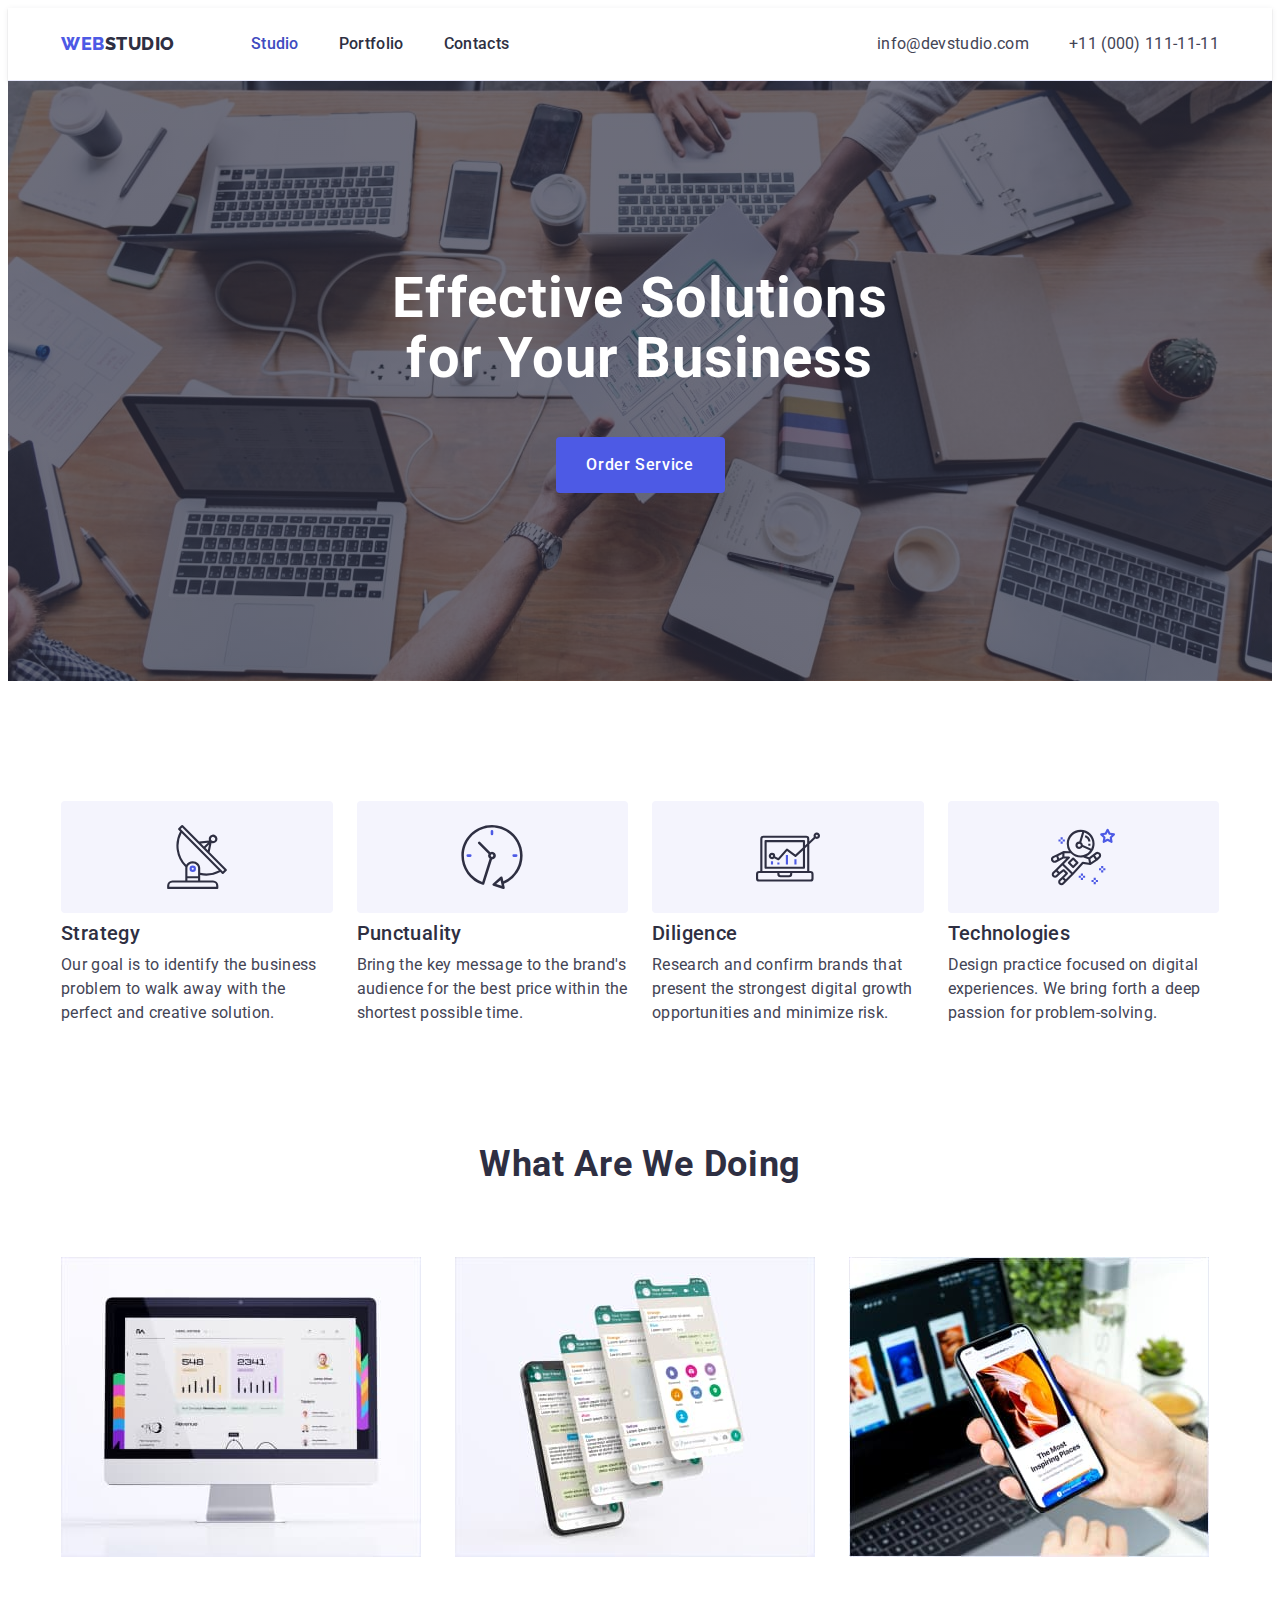
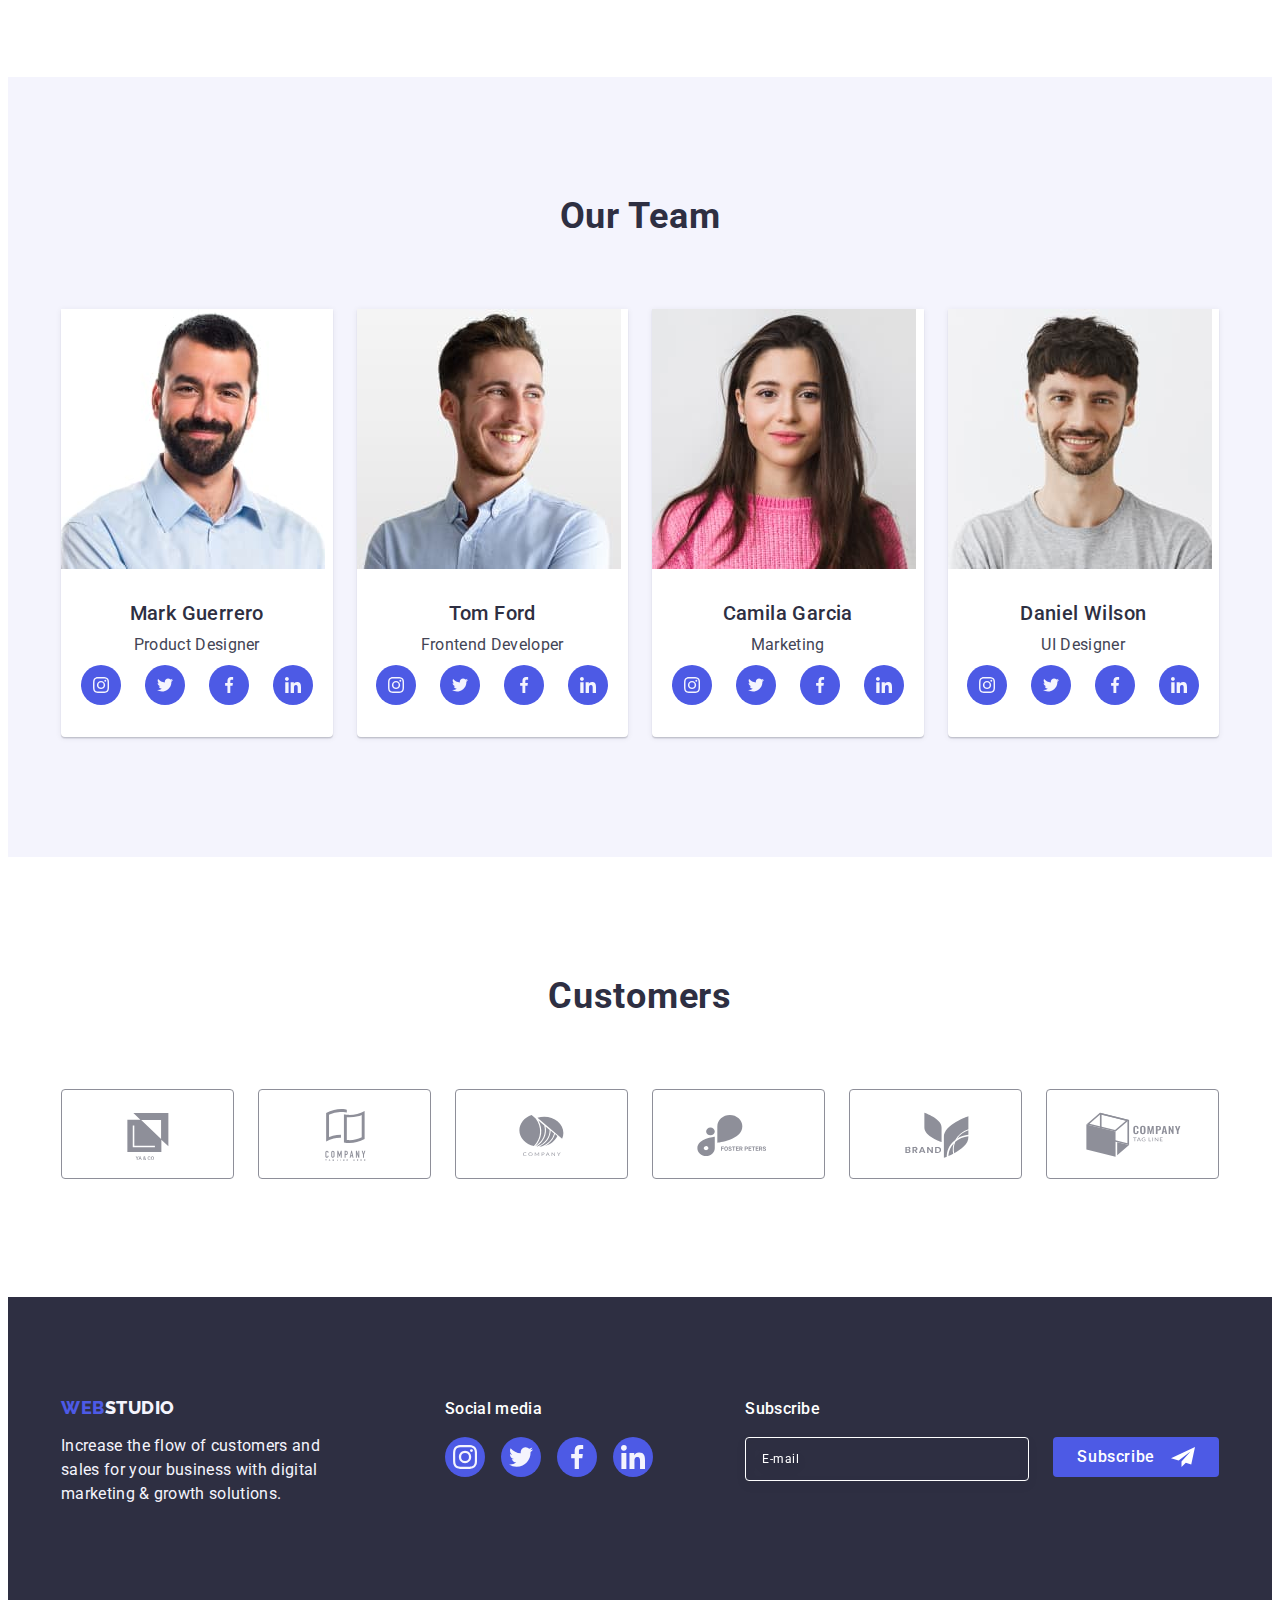
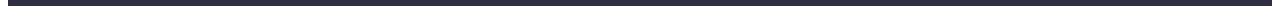
<file: index.html>
<!DOCTYPE html>
<html lang="en">
  <head>
    <meta charset="utf-8" />
    <meta
      name="description"
      content="Website Improvement, Website Maintenance, Technical support for the site, Update CMS, Visualdentification, Custom articles, Domain Registration, Hosting"
    />
    <link rel="preconnect" href="https://fonts.googleapis.com" />
    <link rel="preconnect" href="https://fonts.gstatic.com" crossorigin />
    <link
      href="https://fonts.googleapis.com/css2?family=Raleway:wght@800&family=Roboto:wght@400;500;700;900&display=swap"
      rel="stylesheet"
    />
    <link
      rel="stylesheet"
      href="https://cdnjs.cloudflare.com/ajax/libs/modern-normalize/2.0.0/modern-normalize.min.css"
      integrity="sha512-4xo8blKMVCiXpTaLzQSLSw3KFOVPWhm/TRtuPVc4WG6kUgjH6J03IBuG7JZPkcWMxJ5huwaBpOpnwYElP/m6wg=="
      crossorigin="anonymous"
      referrerpolicy="no-referrer"
    />
    <link rel="stylesheet" href="./css/styles.css" />
    <title>Web Studio</title>
  </head>
  <body class="body">
    <header class="menu">
      <div class="container menu-container">
        <nav class="nav">
          <a class="link logo" href="./index.html"
            >Web<span class="last-part-logo">Studio</span>
          </a>
          <ul class="list nav-list">
            <li>
              <a class="link nav-item current" href="./index.html">Studio</a>
            </li>
            <li>
              <a class="link nav-item" href="./portfolio.html">Portfolio</a>
            </li>
            <li><a class="link nav-item" href="">Contacts</a></li>
          </ul>
        </nav>
        <address class="contacts">
          <ul class="list contact-list">
            <li>
              <a class="link contact-item" href="mailto:info@devstudio.com"
                >info@devstudio.com</a
              >
            </li>
            <li>
              <a class="link contact-item" href="tel:+110001111111"
                >+11 (000) 111-11-11</a
              >
            </li>
          </ul>
        </address>
      </div>
    </header>

    <main>
      <section class="section introduction">
        <div class="container">
          <h1 class="main-title">Effective Solutions for Your Business</h1>
          <button data-modal-open type="button" class="main-btn">
            Order Service
          </button>
        </div>
      </section>

      <section class="section advantages">
        <div class="container">
          <h2 class="visually-hidden">Advantages and values</h2>
          <ul class="list advantages-list">
            <li class="advantage-item">
              <div class="icon-container-adv">
                <svg class="icon icon-adv" width="64" height="64">
                  <use href="./images/icons.svg#icon-adv-strat-antenna"></use>
                </svg>
              </div>
              <h3 class="advantage-title subtitle">Strategy</h3>
              <p class="advantage-text">
                Our goal is to identify the business problem to walk away with
                the perfect and creative solution.
              </p>
            </li>
            <li class="advantage-item">
              <div class="icon-container-adv">
                <svg class="icon icon-adv" width="64" height="64">
                  <use href="./images/icons.svg#icon-adv-punct-clock"></use>
                </svg>
              </div>
              <h3 class="advantage-title subtitle">Punctuality</h3>
              <p class="advantage-text">
                Bring the key message to the brand's audience for the best price
                within the shortest possible time.
              </p>
            </li>
            <li class="advantage-item">
              <div class="icon-container-adv">
                <svg class="icon icon-adv" width="64" height="64">
                  <use href="./images/icons.svg#icon-adv-dillig-diagram"></use>
                </svg>
              </div>
              <h3 class="advantage-title subtitle">Diligence</h3>
              <p class="advantage-text">
                Research and confirm brands that present the strongest digital
                growth opportunities and minimize risk.
              </p>
            </li>
            <li class="advantage-item">
              <div class="icon-container-adv">
                <svg class="icon icon-adv" width="64" height="64">
                  <use href="./images/icons.svg#icon-adv-tech-astronaut"></use>
                </svg>
              </div>
              <h3 class="advantage-title subtitle">Technologies</h3>
              <p class="advantage-text">
                Design practice focused on digital experiences. We bring forth a
                deep passion for problem-solving.
              </p>
            </li>
          </ul>
        </div>
      </section>

      <section class="section doing">
        <div class="container">
          <h2 class="doing-title title">What are we doing</h2>
          <ul class="list doing-list">
            <li class="item doing-item">
              <img
                src="./images/we-doing-img1.jpg"
                alt="Web Design"
                width="360"
                height="300"
              />
            </li>
            <li class="item doing-item">
              <img
                src="./images/we-doing-img2.jpg"
                alt="Messagers"
                width="360"
                height="300"
              />
            </li>
            <li class="item doing-item">
              <img
                src="./images/we-doing-img3.jpg"
                alt="Applications"
                width="360"
                height="300"
              />
            </li>
          </ul>
        </div>
      </section>

      <section class="section team">
        <div class="container">
          <h2 class="team-title title">Our Team</h2>
          <ul class="list team-list">
            <li class="team-item">
              <img
                src="./images/team-card-person1.jpg"
                alt="Mark Guerrero"
                width="264"
                height="260"
              />
              <div class="team-descript">
                <h3 class="team-item-name subtitle">Mark Guerrero</h3>
                <p class="team-item-text">Product Designer</p>
                <ul class="list social-links">
                  <li class="social-link-item">
                    <a
                      href="https://www.instagram.com/"
                      target="_blank"
                      class="link social-link-name"
                    >
                      <svg class="icon icon-social" width="16" height="16">
                        <use href="./images/icons.svg#icon-instagram"></use>
                      </svg>
                    </a>
                  </li>
                  <li class="social-link-item">
                    <a
                      href="https://twitter.com/"
                      target="_blank"
                      class="link social-link-name"
                    >
                      <svg class="icon icon-social" width="16" height="16">
                        <use href="./images/icons.svg#icon-twitter"></use>
                      </svg>
                    </a>
                  </li>
                  <li class="social-link-item">
                    <a
                      href="https://www.facebook.com/"
                      target="_blank"
                      class="link social-link-name"
                    >
                      <svg class="icon icon-social" width="16" height="16">
                        <use href="./images/icons.svg#icon-facebook"></use>
                      </svg>
                    </a>
                  </li>
                  <li class="social-link-item">
                    <a
                      href="https://www.linkedin.com/"
                      target="_blank"
                      class="link social-link-name"
                    >
                      <svg class="icon icon-social" width="16" height="16">
                        <use href="./images/icons.svg#icon-linkedin"></use>
                      </svg>
                    </a>
                  </li>
                </ul>
              </div>
            </li>
            <li class="team-item">
              <img
                src="./images/team-card-person2.jpg"
                alt="Tom Ford"
                width="264"
                height="260"
              />
              <div class="team-descript">
                <h3 class="team-item-name subtitle">Tom Ford</h3>
                <p class="team-item-text">Frontend Developer</p>
                <ul class="list social-links">
                  <li class="social-link-item">
                    <a
                      href="https://www.instagram.com/"
                      target="_blank"
                      class="link social-link-name"
                    >
                      <svg class="icon icon-social" width="16" height="16">
                        <use href="./images/icons.svg#icon-instagram"></use>
                      </svg>
                    </a>
                  </li>
                  <li class="social-link-item">
                    <a
                      href="https://twitter.com/"
                      target="_blank"
                      class="link social-link-name"
                    >
                      <svg class="icon icon-social" width="16" height="16">
                        <use href="./images/icons.svg#icon-twitter"></use>
                      </svg>
                    </a>
                  </li>
                  <li class="social-link-item">
                    <a
                      href="https://www.facebook.com/"
                      target="_blank"
                      class="link social-link-name"
                    >
                      <svg class="icon icon-social" width="16" height="16">
                        <use href="./images/icons.svg#icon-facebook"></use>
                      </svg>
                    </a>
                  </li>
                  <li class="social-link-item">
                    <a
                      href="https://www.linkedin.com/"
                      target="_blank"
                      class="link social-link-name"
                    >
                      <svg class="icon icon-social" width="16" height="16">
                        <use href="./images/icons.svg#icon-linkedin"></use>
                      </svg>
                    </a>
                  </li>
                </ul>
              </div>
            </li>
            <li class="team-item">
              <img
                src="./images/team-card-person3.jpg"
                alt="Camila Garcia"
                width="264"
                height="260"
              />
              <div class="team-descript">
                <h3 class="team-item-name subtitle">Camila Garcia</h3>
                <p class="team-item-text">Marketing</p>
                <ul class="list social-links">
                  <li class="social-link-item">
                    <a
                      href="https://www.instagram.com/"
                      target="_blank"
                      class="link social-link-name"
                    >
                      <svg class="icon icon-social" width="16" height="16">
                        <use href="./images/icons.svg#icon-instagram"></use>
                      </svg>
                    </a>
                  </li>
                  <li class="social-link-item">
                    <a
                      href="https://twitter.com/"
                      target="_blank"
                      class="link social-link-name"
                    >
                      <svg class="icon icon-social" width="16" height="16">
                        <use href="./images/icons.svg#icon-twitter"></use>
                      </svg>
                    </a>
                  </li>
                  <li class="social-link-item">
                    <a
                      href="https://www.facebook.com/"
                      target="_blank"
                      class="link social-link-name"
                    >
                      <svg class="icon icon-social" width="16" height="16">
                        <use
                          xlink:href="./images/icons.svg#icon-facebook"
                        ></use>
                      </svg>
                    </a>
                  </li>
                  <li class="social-link-item">
                    <a
                      href="https://www.linkedin.com/"
                      target="_blank"
                      class="link social-link-name"
                    >
                      <svg class="icon icon-social" width="16" height="16">
                        <use href="./images/icons.svg#icon-linkedin"></use>
                      </svg>
                    </a>
                  </li>
                </ul>
              </div>
            </li>
            <li class="team-item">
              <img
                src="./images/team-card-person4.jpg"
                alt="Daniel Wilson"
                width="264"
                height="260"
              />
              <div class="team-descript">
                <h3 class="team-item-name subtitle">Daniel Wilson</h3>
                <p class="team-item-text">UI Designer</p>
                <ul class="list social-links">
                  <li class="social-link-item">
                    <a
                      href="https://www.instagram.com/"
                      target="_blank"
                      class="link social-link-name"
                    >
                      <svg class="icon icon-social" width="16" height="16">
                        <use href="./images/icons.svg#icon-instagram"></use>
                      </svg>
                    </a>
                  </li>
                  <li class="social-link-item">
                    <a
                      href="https://twitter.com/"
                      target="_blank"
                      class="link social-link-name"
                    >
                      <svg class="icon icon-social" width="16" height="16">
                        <use href="./images/icons.svg#icon-twitter"></use>
                      </svg>
                    </a>
                  </li>
                  <li class="social-link-item">
                    <a
                      href="https://www.facebook.com/"
                      target="_blank"
                      class="link social-link-name"
                    >
                      <svg class="icon icon-social" width="16" height="16">
                        <use href="./images/icons.svg#icon-facebook"></use>
                      </svg>
                    </a>
                  </li>
                  <li class="social-link-item">
                    <a
                      href="https://www.linkedin.com/"
                      target="_blank"
                      class="link social-link-name"
                    >
                      <svg class="icon icon-social" width="16" height="16">
                        <use href="./images/icons.svg#icon-linkedin"></use>
                      </svg>
                    </a>
                  </li>
                </ul>
              </div>
            </li>
          </ul>
        </div>
      </section>
      <section class="section customers">
        <div class="container">
          <h2 class="title customers-title">Customers</h2>
          <ul class="list customers-list">
            <li class="item customer-item">
              <a href="#" class="link customer-item-link" target="_blank">
                <svg class="icon icon-customer" width="104" height="56">
                  <use
                    href="./images/icons.svg#icon-customer-logo-ya-and-co"
                  ></use>
                </svg>
              </a>
            </li>
            <li class="item customer-item">
              <a href="#" class="link customer-item-link" target="_blank">
                <svg class="icon icon-customer" width="104" height="56">
                  <use
                    href="./images/icons.svg#icon-customer-logo-tagline-here"
                  ></use>
                </svg>
              </a>
            </li>
            <li class="item customer-item">
              <a href="#" class="link customer-item-link" target="_blank">
                <svg class="icon icon-customer" width="104" height="56">
                  <use
                    href="./images/icons.svg#icon-customer-logo-company"
                  ></use>
                </svg>
              </a>
            </li>
            <li class="item customer-item">
              <a href="#" class="link customer-item-link" target="_blank">
                <svg class="icon icon-customer" width="104" height="56">
                  <use
                    href="./images/icons.svg#icon-customer-logo-foster-peters"
                  ></use>
                </svg>
              </a>
            </li>
            <li class="item customer-item">
              <a href="#" class="link customer-item-link" target="_blank">
                <svg class="icon icon-customer" width="104" height="56">
                  <use href="./images/icons.svg#icon-customer-logo-brand"></use>
                </svg>
              </a>
            </li>
            <li class="item customer-item">
              <a href="#" class="link customer-item-link" target="_blank">
                <svg class="icon icon-customer" width="104" height="56">
                  <use
                    href="./images/icons.svg#icon-customer-logo-tag-line"
                  ></use>
                </svg>
              </a>
            </li>
          </ul>
        </div>
      </section>
    </main>

    <footer class="footer-sect">
      <div class="container">
        <div class="footer-logo-container">
          <a class="link logo" href="./index.html"
            >Web<span class="last-part-logo">Studio</span>
          </a>
          <p class="footer-text">
            Increase the flow of customers and sales for your business with
            digital marketing &amp; growth solutions.
          </p>
        </div>
        <div class="footer-social-container">
          <p class="footer-social-title">Social media</p>
          <ul class="list footer-social-links">
            <li class="footer-social-link-item">
              <a
                href="https://www.instagram.com/"
                target="_blank"
                class="link footer-social-link-name"
              >
                <svg class="icon icon-social" width="24" height="24">
                  <use href="./images/icons.svg#icon-instagram"></use>
                </svg>
              </a>
            </li>
            <li class="footer-social-link-item">
              <a
                href="https://twitter.com/"
                target="_blank"
                class="link footer-social-link-name"
              >
                <svg class="icon icon-social" width="24" height="24">
                  <use href="./images/icons.svg#icon-twitter"></use>
                </svg>
              </a>
            </li>
            <li class="footer-social-link-item">
              <a
                href="https://www.facebook.com/"
                target="_blank"
                class="link footer-social-link-name"
              >
                <svg class="icon icon-social" width="24" height="24">
                  <use href="./images/icons.svg#icon-facebook"></use>
                </svg>
              </a>
            </li>
            <li class="footer-social-link-item">
              <a
                href="https://www.linkedin.com/"
                target="_blank"
                class="link footer-social-link-name"
              >
                <svg class="icon icon-social" width="24" height="24">
                  <use href="./images/icons.svg#icon-linkedin"></use>
                </svg>
              </a>
            </li>
          </ul>
        </div>
        <div class="subscribe-container">
          <p class="subscribe-form-title">Subscribe</p>
          <form
            class="subscribe-form-footer"
            name="subscribe-form"
            autocomplete="off"
          >
            <label class="subscribe-form-label">
              <input
                class="subscribe-input"
                type="email"
                name="email-address"
                placeholder="E-mail"
              />
            </label>
            <button class="subscribe-footer-btn" type="submit">
              Subscribe
              <svg class="icon-telegram" width="24" height="24">
                <use href="./images/icons.svg#icon-subscribe-plane"></use>
              </svg>
            </button>
          </form>
        </div>
      </div>
    </footer>

    <div class="backdrop is-hidden" data-modal>
      <div class="modal">
        <button data-modal-close type="button" class="close-btn">
          <svg class="icon-close-btn" width="8" height="8">
            <use href="./images/icons.svg#icon-close-btn"></use>
          </svg>
        </button>
        <p class="modal-form-title">
          Leave your contacts and we will call you back
        </p>
        <form class="modal-form">
          <div class="input-container">
            <label class="modal-form-label" for="user-name">Name</label>
            <div class="input-field-container">
              <input
                class="input-field"
                type="text"
                name="user-name"
                id="user-name"
                required
              />
              <svg class="modal-input-icon" width="18" height="24">
                <use href="./images/icons.svg#icon-modal-person"></use>
              </svg>
            </div>
          </div>
          <div class="input-container">
            <label class="modal-form-label" for="phone-number">Phone</label>
            <div class="input-field-container">
              <input
                class="input-field"
                type="tel"
                name="contact-phone"
                id="phone-number"
                required
              />
              <svg class="modal-input-icon" width="18" height="24">
                <use href="./images/icons.svg#icon-modal-phone"></use>
              </svg>
            </div>
          </div>
          <div class="input-container">
            <label class="modal-form-label" for="email">Email</label>
            <div class="input-field-container">
              <input
                class="input-field"
                type="email"
                name="contact-email"
                id="email"
                required
              />
              <svg class="modal-input-icon" width="18" height="24">
                <use href="./images/icons.svg#icon-modal-email"></use>
              </svg>
            </div>
          </div>
          <div class="comment-container">
            <label class="modal-form-label" for="user-comment">Comment</label>
            <textarea
              class="modal-text-comment"
              name="user-comment"
              id="user-comment"
              placeholder="Text input"
            ></textarea>
          </div>
          <div class="policy-container">
            <input
              type="checkbox"
              name="user-privacy"
              class="policy-checkbox visually-hidden"
              id="user-privacy"
              value="true"
              required
            />
            <label class="policy-label" for="user-privacy">
              <span class="check-cell">
                <svg class="check-icon" width="10" height="8">
                  <use href="./images/icons.svg#icon-check"></use>
                </svg> </span
              >I accept the terms and conditions of the
              <a class="policy-link" href="#" target="_blank">Privacy Policy</a>
            </label>
          </div>

          <button class="modal-submit-btn" type="submit">Send</button>
        </form>
      </div>
    </div>
    <script src="./js/modal.js"></script>
  </body>
</html>
</file>
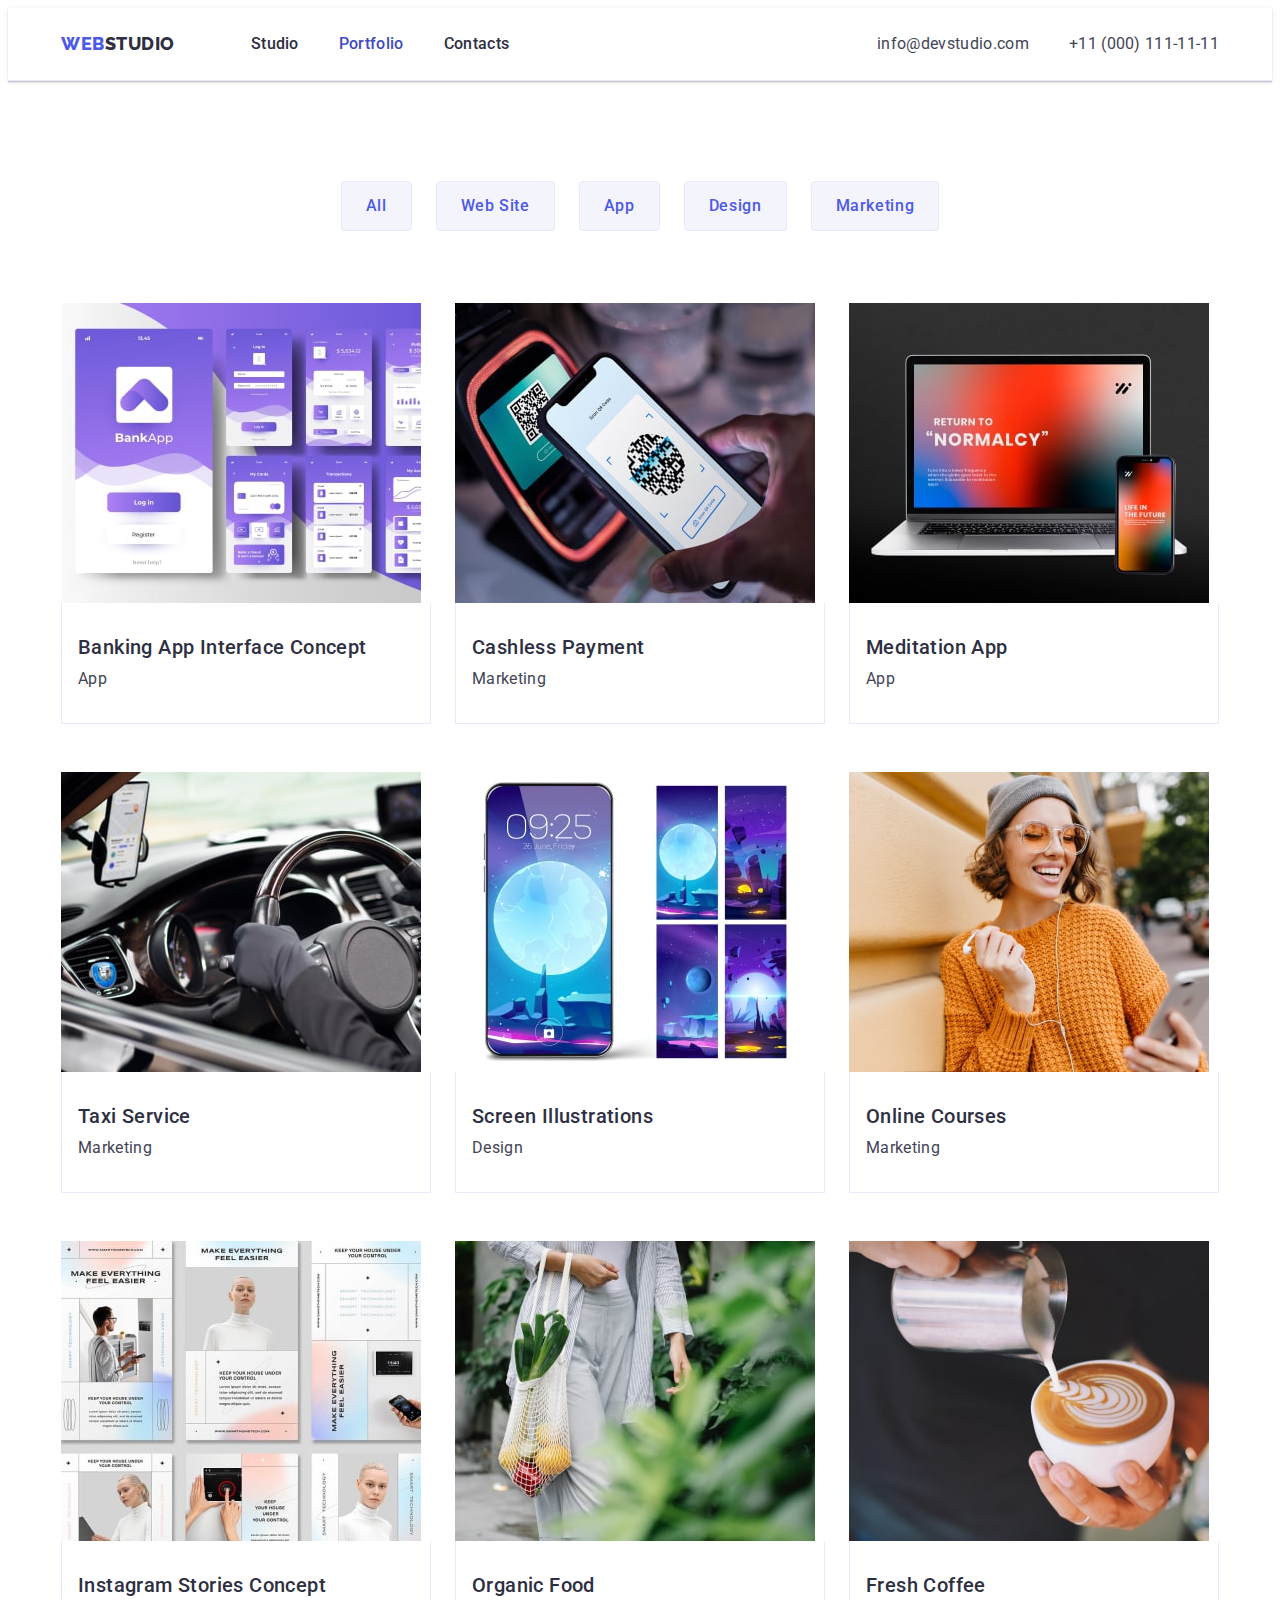
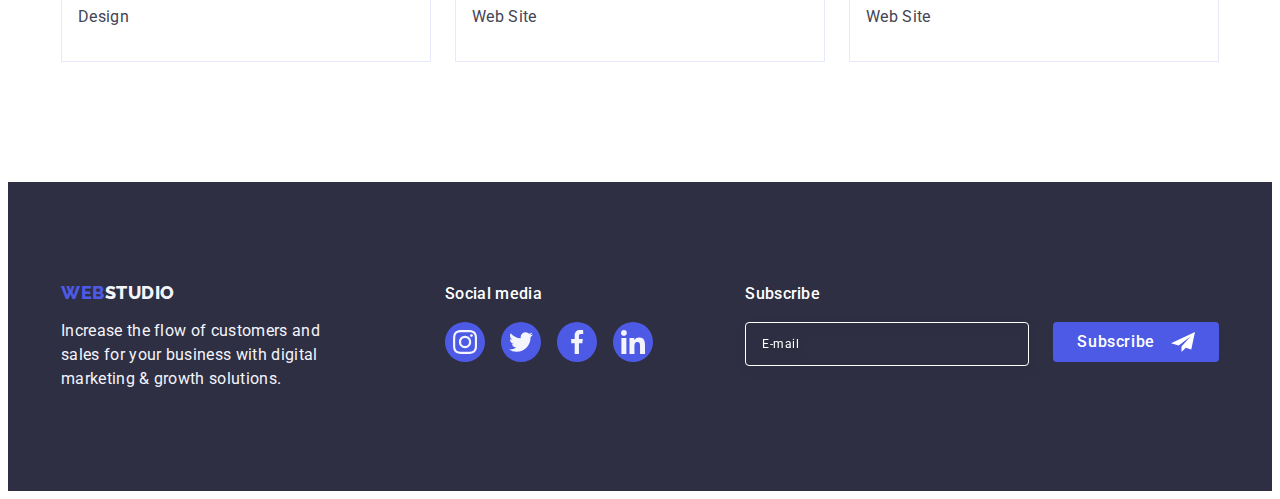
<file: portfolio.html>
<!DOCTYPE html>
<html lang="en">
  <head>
    <meta charset="utf-8" />
    <link rel="preconnect" href="https://fonts.googleapis.com" />
    <link rel="preconnect" href="https://fonts.gstatic.com" crossorigin />
    <link
      href="https://fonts.googleapis.com/css2?family=Raleway:wght@800&family=Roboto:wght@400;500;700;900&display=swap"
      rel="stylesheet"
    />
    <link
      rel="stylesheet"
      href="https://cdnjs.cloudflare.com/ajax/libs/modern-normalize/2.0.0/modern-normalize.min.css"
      integrity="sha512-4xo8blKMVCiXpTaLzQSLSw3KFOVPWhm/TRtuPVc4WG6kUgjH6J03IBuG7JZPkcWMxJ5huwaBpOpnwYElP/m6wg=="
      crossorigin="anonymous"
      referrerpolicy="no-referrer"
    />
    <link rel="stylesheet" href="./css/styles.css" />
    <title>Portfolio</title>
  </head>
  <body class="body">
    <header class="menu">
      <div class="container menu-container">
        <nav class="nav">
          <a class="link logo" href="./index.html"
            >Web<span class="last-part-logo">Studio</span>
          </a>
          <ul class="list nav-list">
            <li>
              <a class="link nav-item" href="./index.html">Studio</a>
            </li>
            <li>
              <a class="link nav-item current" href="./portfolio.html"
                >Portfolio</a
              >
            </li>
            <li><a class="link nav-item" href="">Contacts</a></li>
          </ul>
        </nav>
        <address class="contacts">
          <ul class="list contact-list">
            <li>
              <a class="link contact-item" href="mailto:info@devstudio.com"
                >info@devstudio.com</a
              >
            </li>
            <li>
              <a class="link contact-item" href="tel:+110001111111"
                >+11 (000) 111-11-11</a
              >
            </li>
          </ul>
        </address>
      </div>
    </header>
    <main>
      <section class="section examples">
        <div class="container">
          <h1 class="visually-hidden">
            Examples of App, Design, and Marketing
          </h1>
          <ul class="list filters-list">
            <li class="filter-item-btn">
              <button type="button" class="filter-btn">All</button>
            </li>
            <li class="filter-item-btn">
              <button type="button" class="filter-btn">Web Site</button>
            </li>
            <li class="filter-item-btn">
              <button type="button" class="filter-btn">App</button>
            </li>
            <li class="filter-item-btn">
              <button type="button" class="filter-btn">Design</button>
            </li>
            <li class="filter-item-btn">
              <button type="button" class="filter-btn">Marketing</button>
            </li>
          </ul>

          <ul class="list examples-list">
            <li class="example-item">
              <a class="link example-link" href="">
                <div class="example-for-overlay">
                  <img
                    src="./images/banking-app.jpg"
                    alt="Banking App"
                    width="360"
                    height="300"
                  />
                  <p class="overlay-text">
                    14 Stylish and User-Friendly App Design Concepts · Task
                    Manager App · Calorie Tracker App · Exotic Fruit Ecommerce
                    App · Cloud Storage App
                  </p>
                </div>
                <div class="example-item-container">
                  <h2 class="example-title">Banking App Interface Concept</h2>
                  <p class="example-text">App</p>
                </div>
              </a>
            </li>
            <li class="example-item">
              <a class="link example-link" href="">
                <div class="example-for-overlay">
                  <img
                    src="./images/cashless-payment.jpg"
                    alt="Cashless Payment"
                    width="360"
                    height="300"
                  />
                  <p class="overlay-text">
                    14 Stylish and User-Friendly App Design Concepts · Task
                    Manager App · Calorie Tracker App · Exotic Fruit Ecommerce
                    App · Cloud Storage App
                  </p>
                </div>
                <div class="example-item-container">
                  <h2 class="example-title">Cashless Payment</h2>
                  <p class="example-text">Marketing</p>
                </div>
              </a>
            </li>
            <li class="example-item">
              <a class="link example-link" href="">
                <div class="example-for-overlay">
                  <img
                    src="./images/meditation-app.jpg"
                    alt="Meditation App"
                    width="360"
                    height="300"
                  />
                  <p class="overlay-text">
                    14 Stylish and User-Friendly App Design Concepts · Task
                    Manager App · Calorie Tracker App · Exotic Fruit Ecommerce
                    App · Cloud Storage App
                  </p>
                </div>
                <div class="example-item-container">
                  <h2 class="example-title">Meditation App</h2>
                  <p class="example-text">App</p>
                </div>
              </a>
            </li>
            <li class="example-item">
              <a class="link example-link" href="">
                <div class="example-for-overlay">
                  <img
                    src="./images/taxi-service.jpg"
                    alt="Taxi service"
                    width="360"
                    height="300"
                  />
                  <p class="overlay-text">
                    14 Stylish and User-Friendly App Design Concepts · Task
                    Manager App · Calorie Tracker App · Exotic Fruit Ecommerce
                    App · Cloud Storage App
                  </p>
                </div>
                <div class="example-item-container">
                  <h2 class="example-title">Taxi Service</h2>
                  <p class="example-text">Marketing</p>
                </div>
              </a>
            </li>
            <li class="example-item">
              <a class="link example-link" href="">
                <div class="example-for-overlay">
                  <img
                    src="./images/screen-illustrations.jpg"
                    alt="Screen illustrations"
                    width="360"
                    height="300"
                  />
                  <p class="overlay-text">
                    14 Stylish and User-Friendly App Design Concepts · Task
                    Manager App · Calorie Tracker App · Exotic Fruit Ecommerce
                    App · Cloud Storage App
                  </p>
                </div>
                <div class="example-item-container">
                  <h2 class="example-title">Screen Illustrations</h2>
                  <p class="example-text">Design</p>
                </div>
              </a>
            </li>
            <li class="example-item">
              <a class="link example-link" href="">
                <div class="example-for-overlay">
                  <img
                    src="./images/online-courses.jpg"
                    alt="Online courses"
                    width="360"
                    height="300"
                  />
                  <p class="overlay-text">
                    14 Stylish and User-Friendly App Design Concepts · Task
                    Manager App · Calorie Tracker App · Exotic Fruit Ecommerce
                    App · Cloud Storage App
                  </p>
                </div>
                <div class="example-item-container">
                  <h2 class="example-title">Online Courses</h2>
                  <p class="example-text">Marketing</p>
                </div>
              </a>
            </li>
            <li class="example-item">
              <a class="link example-link" href="">
                <div class="example-for-overlay">
                  <img
                    src="./images/instagram-stories.jpg"
                    alt="Instagram Stories Concept"
                    width="360"
                    height="300"
                  />
                  <p class="overlay-text">
                    14 Stylish and User-Friendly App Design Concepts · Task
                    Manager App · Calorie Tracker App · Exotic Fruit Ecommerce
                    App · Cloud Storage App
                  </p>
                </div>
                <div class="example-item-container">
                  <h2 class="example-title">Instagram Stories Concept</h2>
                  <p class="example-text">Design</p>
                </div>
              </a>
            </li>
            <li class="example-item">
              <a class="link example-link" href="">
                <div class="example-for-overlay">
                  <img
                    src="./images/organic-food.jpg"
                    alt="Organic Food"
                    width="360"
                    height="300"
                  />
                  <p class="overlay-text">
                    14 Stylish and User-Friendly App Design Concepts · Task
                    Manager App · Calorie Tracker App · Exotic Fruit Ecommerce
                    App · Cloud Storage App
                  </p>
                </div>
                <div class="example-item-container">
                  <h2 class="example-title">Organic Food</h2>
                  <p class="example-text">Web Site</p>
                </div>
              </a>
            </li>
            <li class="example-item">
              <a class="link example-link" href="">
                <div class="example-for-overlay">
                  <img
                    src="./images/fresh-coffee.jpg"
                    alt="Fresh Coffee"
                    width="360"
                    height="300"
                  />
                  <p class="overlay-text">
                    14 Stylish and User-Friendly App Design Concepts · Task
                    Manager App · Calorie Tracker App · Exotic Fruit Ecommerce
                    App · Cloud Storage App
                  </p>
                </div>
                <div class="example-item-container">
                  <h2 class="example-title">Fresh Coffee</h2>
                  <p class="example-text">Web Site</p>
                </div>
              </a>
            </li>
          </ul>
        </div>
      </section>
    </main>
    <footer class="footer-sect">
      <div class="container">
        <div class="footer-logo-container">
          <a class="link logo" href="./index.html"
            >Web<span class="last-part-logo">Studio</span>
          </a>
          <p class="footer-text">
            Increase the flow of customers and sales for your business with
            digital marketing &amp; growth solutions.
          </p>
        </div>
        <div class="footer-social-container">
          <p class="footer-social-title">Social media</p>
          <ul class="list footer-social-links">
            <li class="footer-social-link-item">
              <a
                href="https://www.instagram.com/"
                target="_blank"
                class="link footer-social-link-name"
              >
                <svg class="icon icon-social" width="24" height="24">
                  <use href="./images/icons.svg#icon-instagram"></use>
                </svg>
              </a>
            </li>
            <li class="footer-social-link-item">
              <a
                href="https://twitter.com/"
                target="_blank"
                class="link footer-social-link-name"
              >
                <svg class="icon icon-social" width="24" height="24">
                  <use href="./images/icons.svg#icon-twitter"></use>
                </svg>
              </a>
            </li>
            <li class="footer-social-link-item">
              <a
                href="https://www.facebook.com/"
                target="_blank"
                class="link footer-social-link-name"
              >
                <svg class="icon icon-social" width="24" height="24">
                  <use href="./images/icons.svg#icon-facebook"></use>
                </svg>
              </a>
            </li>
            <li class="footer-social-link-item">
              <a
                href="https://www.linkedin.com/"
                target="_blank"
                class="link footer-social-link-name"
              >
                <svg class="icon icon-social" width="24" height="24">
                  <use href="./images/icons.svg#icon-linkedin"></use>
                </svg>
              </a>
            </li>
          </ul>
        </div>
        <div class="subscribe-container">
          <p class="subscribe-form-title">Subscribe</p>
          <form
            class="subscribe-form-footer"
            name="subscribe-form"
            autocomplete="off"
          >
            <label class="subscribe-form-label">
              <input
                class="subscribe-input"
                type="email"
                name="email-address"
                placeholder="E-mail"
              />
            </label>
            <button class="subscribe-footer-btn" type="submit">
              Subscribe
              <svg class="icon-telegram" width="24" height="24">
                <use href="./images/icons.svg#icon-subscribe-plane"></use>
              </svg>
            </button>
          </form>
        </div>
      </div>
    </footer>
  </body>
</html>
</file>
<file: css/styles.css>
:root {
  --primary-font: "Roboto", sans-serif;
  --primary-dark-color: #2e2f42;
  --primary-white-color: #ffffff;
  --primary-brand-color: #4d5ae5;
  --pressed-ocean-color: #404bbf;
  --success-green-color: #31d0aa;
  --slate-text-color: #434455;
  --helper-text-color: #8e8f99;
  --accent-color: #e7e9fc;
  --light-mode-color: #f4f4fd;
}
.body {
  font-family: var(--primary-font);
  background-color: var(--primary-white-color);
  color: var(--slate-text-color);
  font-size: 16px;
}
.container {
  width: 1158px;
  margin: 0 auto;
  padding: 0 15px;
}
main {
  flex-grow: 1;
}
h1,
h2,
h3 {
  margin: 0;
}
p {
  margin: 0;
}
ul {
  padding: 0;
}
img {
  display: block;
  max-width: 100%;
  object-fit: cover;
}
.link {
  text-decoration: none;
  display: block;
}
.list {
  list-style: none;
  display: flex;
  margin: 0;
}
.menu {
  border-bottom: 1px solid var(--accent-color);
  box-shadow: 0px 2px 1px rgba(46, 47, 66, 0.08),
    0px 1px 1px rgba(46, 47, 66, 0.16), 0px 1px 6px rgba(46, 47, 66, 0.08);
}
.menu-container {
  display: flex;
  flex-direction: row;
  align-items: center;
  justify-content: space-between;
}
.nav {
  display: flex;
  margin: 0;
  align-items: center;
}
.logo {
  font-family: "Raleway", sans-serif;
  font-weight: 800;
  font-size: 18px;
  line-height: 1.17;
  text-transform: uppercase;
  letter-spacing: 0.03em;
  color: var(--primary-brand-color);
  margin-right: 76px;
  display: inline-block;
}
.last-part-logo {
  color: var(--primary-dark-color);
}
.nav-list {
  gap: 40px;
}
.nav-item {
  color: var(--primary-dark-color);
  padding: 24px 0;
  font-weight: 500;
  font-size: 16px;
  line-height: 1.5;
  letter-spacing: 0.02em;
  position: relative;
  transition: color 250ms cubic-bezier(0.4, 0, 0.2, 1);
}
.nav-item:hover,
.nav-item:focus {
  color: var(--pressed-ocean-color);
}
@keyframes underlining {
  0% {
    width: 0;
    color: var(--primary-dark-color);
  }
  100% {
    width: 100%;
    color: var(--pressed-ocean-color);
  }
}
.nav-item:active::after {
  position: absolute;
  display: block;
  bottom: -1px;
  height: 4px;
  border-radius: 2px;
  left: 0;
  content: "";
  background-color: var(--pressed-ocean-color);
  animation-name: underlining;
  animation-iteration-count: 1;
  animation-fill-mode: forwards;
}
.nav-item.current {
  color: var(--pressed-ocean-color);
}
.current::after {
  position: absolute;
  display: block;
  bottom: -1px;
  height: 4px;
  left: 0;
  border-radius: 2px;
  content: "";
  background-color: var(--pressed-ocean-color);
  animation-name: underlining;
  animation-iteration-count: 1;
  animation-fill-mode: forwards;
  color: var(--pressed-ocean-color);
}
.contact-list {
  gap: 40px;
}
.contact-item {
  color: var(--slate-text-color);
  font-style: normal;
  font-weight: 400;
  line-height: 1.5;
  letter-spacing: 0.02em;
  padding: 24px 0;
  transition: color 250ms cubic-bezier(0.4, 0, 0.2, 1);
}
.contact-item:hover,
.contact-item:focus {
  color: var(--pressed-ocean-color);
}
.introduction {
  max-width: 1440px;
  padding: 188px 0;
  margin: 0 auto;
  background-color: var(--primary-dark-color);
  background-image: linear-gradient(
      rgba(46, 47, 66, 0.7),
      rgba(46, 47, 66, 0.7)
    ),
    url("../images/people-office.jpg");
  background-repeat: no-repeat;
  background-position: center center;
  background-size: cover;
}
.visually-hidden {
  position: absolute;
  width: 1px;
  height: 1px;
  margin: -1px;
  border: 0;
  padding: 0;

  white-space: nowrap;
  clip-path: inset(100%);
  clip: rect(0 0 0 0);
  overflow: hidden;
}
.main-title {
  color: var(--primary-white-color);
  font-weight: 700;
  font-size: 56px;
  line-height: 1.07;
  letter-spacing: 0.02em;
  margin: 0 auto;
  max-width: 496px;
  text-align: center;
}
.main-btn {
  background-color: var(--primary-brand-color);
  font-family: var(--primary-font);
  color: var(--primary-white-color);
  font-weight: 500;
  font-size: 16px;
  line-height: 1.5;
  letter-spacing: 0.04em;
  cursor: pointer;
  display: block;
  min-width: 169px;
  height: 56px;
  margin: 48px auto 0;
  border: none;
  border-radius: 4px;
  transition: background-color 250ms cubic-bezier(0.4, 0, 0.2, 1);
}
.main-btn:hover,
.main-btn:focus {
  background-color: var(--pressed-ocean-color);
}
.title,
.subtitle {
  color: var(--primary-dark-color);
}
.title {
  font-weight: 700;
  font-size: 36px;
  line-height: 1.11;
  text-align: center;
  text-transform: capitalize;
  letter-spacing: 0.02em;
}
.subtitle {
  font-weight: 500;
  font-size: 20px;
  line-height: 1.2;
  letter-spacing: 0.02em;
}
.item {
  display: flex;
}
.icon {
  margin: 0;
  padding: 0;
  max-width: 100%;
  object-fit: cover;
}
.advantages {
  padding: 120px 0;
}
.icon-container-adv {
  display: flex;
  align-items: center;
  justify-content: center;
  height: 112px;
  background-color: var(--light-mode-color);
  border-radius: 4px;
  margin-bottom: 8px;
}
.advantages-list {
  gap: 24px;
}
.advantage-item {
  flex-basis: calc((100% - 72px) / 4);
}
.advantage-title {
  margin-bottom: 8px;
}
.advantage-text {
  color: var(--slate-text-color);
  font-style: normal;
  font-weight: 400;
  line-height: 1.5;
  letter-spacing: 0.02em;
}
.doing {
  padding-bottom: 120px;
}
.doing-title {
  margin-bottom: 72px;
}
.doing-list {
  gap: 24px;
}
.doing-item {
  flex-basis: calc((100% - 48px) / 3);
}
.team {
  background-color: var(--light-mode-color);
  padding: 120px 0;
}
.team-descript {
  padding: 32px 0;
}
.team-title {
  margin-bottom: 72px;
}
.team-list {
  gap: 24px;
}
.team-item {
  flex-basis: calc((100% - 72px) / 4);
  background-color: var(--primary-white-color);
  border-bottom-left-radius: 4px;
  border-bottom-right-radius: 4px;
  box-shadow: 0px 2px 1px 0px rgba(46, 47, 66, 0.08),
    0px 1px 1px 0px rgba(46, 47, 66, 0.16),
    0px 1px 6px 0px rgba(46, 47, 66, 0.08);
}
.team-item-name {
  text-align: center;
  margin-bottom: 8px;
  font-style: normal;
}
.team-item-text {
  color: var(--slate-text-color);
  font-style: normal;
  font-weight: 400;
  line-height: 1.5;
  letter-spacing: 0.02em;
  text-align: center;
}
.social-links {
  justify-content: center;
  margin-top: 8px;
  list-style-type: none;
  gap: 24px;
}
.social-link-item {
  width: 40px;
  height: 40px;
  object-fit: cover;
  transition: background-color 250ms cubic-bezier(0.4, 0, 0.2, 1);
}
.social-link-name {
  width: 100%;
  height: 100%;
  background-color: var(--primary-brand-color);
  border-radius: 50%;
  display: flex;
  align-items: center;
  justify-content: center;
  transition: background-color 250ms cubic-bezier(0.4, 0, 0.2, 1);
}
.icon-social {
  fill: var(--light-mode-color);
}
.social-link-name:hover,
.social-link-name:focus {
  background-color: var(--pressed-ocean-color);
}
.customers {
  padding: 120px 0;
}
.customers-title {
  margin-bottom: 72px;
}
.customers-list {
  gap: 24px;
}
.customer-item {
  width: calc((100% - 120px) / 6);
  height: 88px;
}
.customer-item-link {
  width: 100%;
  height: 100%;
  border: 1px solid var(--helper-text-color);
  border-radius: 4px;
  display: flex;
  align-items: center;
  justify-content: center;
  color: var(--helper-text-color);
  transition: border-color 250ms cubic-bezier(0.4, 0, 0.2, 1),
    color 250ms cubic-bezier(0.4, 0, 0.2, 1);
}
.icon-customer {
  fill: currentColor;
}
.customer-item-link:hover,
.customer-item-link:focus {
  border: 1px solid #404bbf;
  color: #404bbf;
}
.footer-sect {
  background-color: var(--primary-dark-color);
  padding: 100px 0;
}
.footer-sect .container {
  display: flex;
  align-items: baseline;
  position: relative;
}
.footer-logo-container {
  margin-right: 120px;
}
.footer-sect .logo {
  margin-bottom: 16px;
  margin-right: 0;
}
.footer-sect .last-part-logo {
  color: var(--light-mode-color);
}
.footer-text {
  font-style: normal;
  font-weight: 400;
  line-height: 1.5;
  letter-spacing: 0.02em;
  max-width: 264px;
  color: var(--light-mode-color);
}
.footer-social-links {
  display: flex;
  margin: 0;
  gap: 16px;
}
.footer-social-title {
  color: var(--primary-white-color);
  font-style: normal;
  font-weight: 500;
  line-height: 1.5;
  letter-spacing: 0.02em;
  margin-bottom: 16px;
}
.footer-social-link-item {
  width: 40px;
  height: 40px;
}
.footer-social-link-name {
  width: 100%;
  height: 100%;
  background-color: var(--primary-brand-color);
  border-radius: 50%;
  display: flex;
  align-items: center;
  justify-content: center;
  transition: background-color 250ms cubic-bezier(0.4, 0, 0.2, 1);
}
.footer-social-link-name:hover,
.footer-social-link-name:focus {
  background-color: var(--success-green-color);
}
.subscribe-container {
  margin-left: auto;
}
.subscribe-form-title {
  margin-bottom: 16px;
  font-family: var(--primary-font);
  font-size: 16px;
  font-style: normal;
  font-weight: 500;
  line-height: 1.5;
  letter-spacing: 0.02em;
  color: var(--primary-white-color);
}
.subscribe-form-footer {
  display: flex;
  gap: 24px;
}
.subscribe-input {
  padding-left: 16px;
  width: 264px;
  height: 40px;
  border: 1px solid var(--primary-white-color);
  border-radius: 4px;
  font-family: var(--primary-font);
  font-size: 12px;
  font-style: normal;
  font-weight: 400;
  line-height: 1.5;
  letter-spacing: 0.04em;
  color: var(--primary-white-color);
  filter: drop-shadow(0px 4px 4px rgba(0, 0, 0, 0.15));
  background-color: transparent;
}
.subscribe-input::placeholder {
  color: var(--primary-white-color);
}
.subscribe-footer-btn {
  min-width: 165px;
  height: 40px;
  font-family: var(--primary-font);
  font-size: 16px;
  font-style: normal;
  font-weight: 500;
  line-height: 1.5;
  letter-spacing: 0.04em;
  color: var(--primary-white-color);
  background-color: var(--primary-brand-color);
  display: flex;
  justify-content: center;
  align-items: center;
  padding: 8px 24px;
  border: none;
  border-radius: 4px;
  cursor: pointer;
  transition: background-color 250ms cubic-bezier(0.4, 0, 0.2, 1);
}

.icon-telegram {
  margin-left: 16px;
  fill: var(--primary-white-color);
}
.subscribe-footer-btn:hover,
.subscribe-footer-btn:focus {
  background-color: var(--pressed-ocean-color);
}
.backdrop {
  display: flex;
  position: fixed;
  width: 100%;
  height: 100vh;
  top: 0;
  left: 0;
  background-color: rgba(46, 47, 66, 0.4);
  justify-content: center;
  overflow-y: auto;
  transition: opacity 250ms cubic-bezier(0.4, 0, 0.2, 1),
    visibility 250ms cubic-bezier(0.4, 0, 0.2, 1);
}
.backdrop.is-hidden {
  visibility: hidden;
  opacity: 0;
  pointer-events: none;
}
.modal {
  position: absolute;
  top: 50%;
  left: 50%;
  min-height: 584px;
  width: 408px;
  padding: 72px 24px 24px 24px;
  border-radius: 4px;
  background-color: #fcfcfc;
  box-shadow: 0px 2px 1px 0px rgba(0, 0, 0, 0.2),
    0px 1px 3px 0px rgba(0, 0, 0, 0.12), 0px 1px 1px 0px rgba(0, 0, 0, 0.14);
  transform: translate(-50%, -50%) scale(1);
  transition: transform 250ms cubic-bezier(0.4, 0, 0.2, 1);
}
.close-btn {
  position: absolute;
  display: flex;
  padding: 0;
  top: 24px;
  right: 24px;
  width: 24px;
  height: 24px;
  align-items: center;
  justify-content: center;
  border: 1px solid rgba(0, 0, 0, 0.1);
  border-radius: 50%;
  background-color: var(--accent-color);
  flex-shrink: 0;
  cursor: pointer;
  transition: background-color 250ms cubic-bezier(0.4, 0, 0.2, 1),
    border 250ms cubic-bezier(0.4, 0, 0.2, 1);
}
.icon-close-btn {
  fill: var(--primary-dark-color);
  transition: fill 250ms cubic-bezier(0.4, 0, 0.2, 1);
}
.close-btn:hover,
.close-btn:focus {
  background-color: var(--pressed-ocean-color);
  border: none;
}
.close-btn:hover .icon-close-btn,
.close-btn:focus .icon-close-btn {
  fill: var(--primary-white-color);
}
.modal-form-title {
  font-family: var(--primary-font);
  font-size: 16px;
  font-style: normal;
  font-weight: 500;
  line-height: 1.5;
  letter-spacing: 0.02em;
  color: var(--primary-dark-color);
  text-align: center;
  margin-bottom: 16px;
}
.modal-form {
  display: flex;
  flex-direction: column;
}
.modal-form-group {
  display: flex;
  flex-direction: column;
}
.modal-form-label {
  font-family: Roboto;
  font-size: 12px;
  font-style: normal;
  font-weight: 400;
  line-height: 1.17;
  letter-spacing: 0.04em;
  color: var(--helper-text-color);
  display: block;
  margin-bottom: 4px;
}
.input-container {
  margin-bottom: 8px;
}
.input-field-container {
  position: relative;
}
.input-field {
  font-family: var(--primary-font);
  font-size: 12px;
  font-style: normal;
  font-weight: 400;
  line-height: 1.17;
  letter-spacing: 0.04em;
  color: var(--primary-dark-color);
  width: 100%;
  height: 40px;
  border: 1px solid rgba(46, 47, 66, 0.4);
  border-radius: 4px;
  padding-left: 38px;
  background-color: transparent;
  outline: transparent;
  transition: border-color 250ms cubic-bezier(0.4, 0, 0.2, 1);
}
.input-field:is(:hover, :focus) {
  border-color: var(--primary-brand-color);
}
.modal-input-icon {
  position: absolute;
  left: 16px;
  top: 50%;
  transform: translateY(-50%);
  fill: var(--primary-dark-color);
  transition: fill 250ms cubic-bezier(0.4, 0, 0.2, 1);
}
.input-field:is(:hover, :focus) + .modal-input-icon {
  fill: var(--primary-brand-color);
}
.comment-container {
  margin-bottom: 16px;
}
.modal-text-comment {
  display: block;
  font-family: var(--primary-font);
  font-size: 12px;
  font-style: normal;
  font-weight: 400;
  line-height: 1.17;
  letter-spacing: 0.04em;
  color: rgba(46, 47, 66, 0.4);
  width: 100%;
  height: 120px;
  border: 1px solid rgba(46, 47, 66, 0.4);
  border-radius: 4px;
  background-color: transparent;
  padding: 8px 16px;
  outline: transparent;
  resize: none;
  transition: border-color 250ms cubic-bezier(0.4, 0, 0.2, 1);
}
.modal-text-comment:is(:hover, :focus) {
  border-color: var(--primary-brand-color);
}
.policy-container {
  margin-bottom: 24px;
}
.check-cell {
  display: inline-flex;
  justify-content: center;
  align-items: center;
  margin-right: 8px;
  width: 16px;
  height: 16px;
  padding: 3px 2px;
  border-radius: 2px;
  border: 1px solid rgba(46, 47, 66, 0.4);
  fill: transparent;
  transition: background-color 250ms cubic-bezier(0.4, 0, 0.2, 1),
    border 250ms cubic-bezier(0.4, 0, 0.2, 1),
    fill 250ms cubic-bezier(0.4, 0, 0.2, 1);
}
.policy-checkbox:checked + label > span {
  background-color: var(--pressed-ocean-color);
  border: none;
  fill: var(--light-mode-color);
}
.policy-label {
  display: block;
  font-family: var(--primary-font);
  font-size: 12px;
  font-style: normal;
  font-weight: 400;
  line-height: 1.17;
  letter-spacing: 0.04em;
  color: var(--helper-text-color);
}
.policy-link {
  font-family: var(--primary-font);
  font-size: 12px;
  font-style: normal;
  font-weight: 400;
  line-height: 1.33;
  letter-spacing: 0.04em;
  color: var(--primary-brand-color);
}
.modal-submit-btn {
  font-family: var(--primary-font);
  font-size: 16px;
  font-style: normal;
  font-weight: 500;
  line-height: 1.5;
  letter-spacing: 0.04em;
  color: var(--primary-white-color);
  background-color: var(--primary-brand-color);
  display: block;
  min-width: 169px;
  height: 56px;
  cursor: pointer;
  margin: 0 auto;
  border: none;
  border-radius: 4px;
  transition: background-color 250ms cubic-bezier(0.4, 0, 0.2, 1);
}
.modal-submit-btn:is(:hover, :focus) {
  background-color: var(--pressed-ocean-color);
}
.examples {
  padding-top: 100px;
  padding-bottom: 120px;
}
.filters-list {
  gap: 24px;
  justify-content: center;
  margin-bottom: 72px;
}
.filter-btn {
  font-family: var(--primary-font);
  color: var(--primary-brand-color);
  font-weight: 500;
  font-size: 16px;
  line-height: 1.5;
  letter-spacing: 0.04em;
  background-color: var(--light-mode-color);
  cursor: pointer;
  border-radius: 4px;
  border: 1px solid var(--accent-color);
  padding: 12px 24px;
  transition: color 250ms cubic-bezier(0.4, 0, 0.2, 1),
    background-color 250ms cubic-bezier(0.4, 0, 0.2, 1),
    border-color 250ms cubic-bezier(0.4, 0, 0.2, 1),
    box-shadow 250ms cubic-bezier(0.4, 0, 0.2, 1);
}
.filter-btn:hover,
.filter-btn:focus {
  color: var(--primary-white-color);
  background-color: var(--pressed-ocean-color);
  border: 1px solid transparent;
  box-shadow: 0px 2px 2px 0px rgba(0, 0, 0, 0.12),
    0px 2px 1px 0px rgba(0, 0, 0, 0.08), 0px 3px 1px 0px rgba(0, 0, 0, 0.1);
}
.examples-list {
  column-gap: 24px;
  row-gap: 48px;
  flex-wrap: wrap;
}
.example-item-container {
  padding: 32px 16px;
  border: 1px solid var(--accent-color);
  border-top: none;
}
.example-item {
  flex-basis: calc((100% - 48px) / 3);
}
.example-link {
  transition: box-shadow 250ms cubic-bezier(0.4, 0, 0.2, 1);
}
.example-for-overlay {
  position: relative;
  overflow: hidden;
}
.overlay-text {
  position: absolute;
  top: 0;
  font-size: 16px;
  font-family: Roboto;
  font-style: normal;
  font-weight: 400;
  line-height: 1.5;
  letter-spacing: 0.02em;
  color: var(--light-mode-color);
  padding: 40px 32px;
  background-color: var(--primary-brand-color);
  height: 100%;
  width: 100%;
  transform: translateY(100%);
  transition: transform 250ms cubic-bezier(0.4, 0, 0.2, 1);
}
.example-link:hover .overlay-text,
.example-link:focus .overlay-text {
  transform: translateY(0%);
}
.example-link:hover,
.example-link:focus {
  box-shadow: 0px 2px 1px 0px rgba(46, 47, 66, 0.08),
    0px 1px 1px 0px rgba(46, 47, 66, 0.16),
    0px 1px 6px 0px rgba(46, 47, 66, 0.08);
}
.example-title {
  font-weight: 500;
  font-size: 20px;
  line-height: 1.2;
  color: var(--primary-dark-color);
  letter-spacing: 0.02em;
  text-align: left;
  margin-bottom: 8px;
}
.example-text {
  color: var(--slate-text-color);
  font-style: normal;
  font-weight: 400;
  line-height: 1.5;
  letter-spacing: 0.02em;
}
</file>
